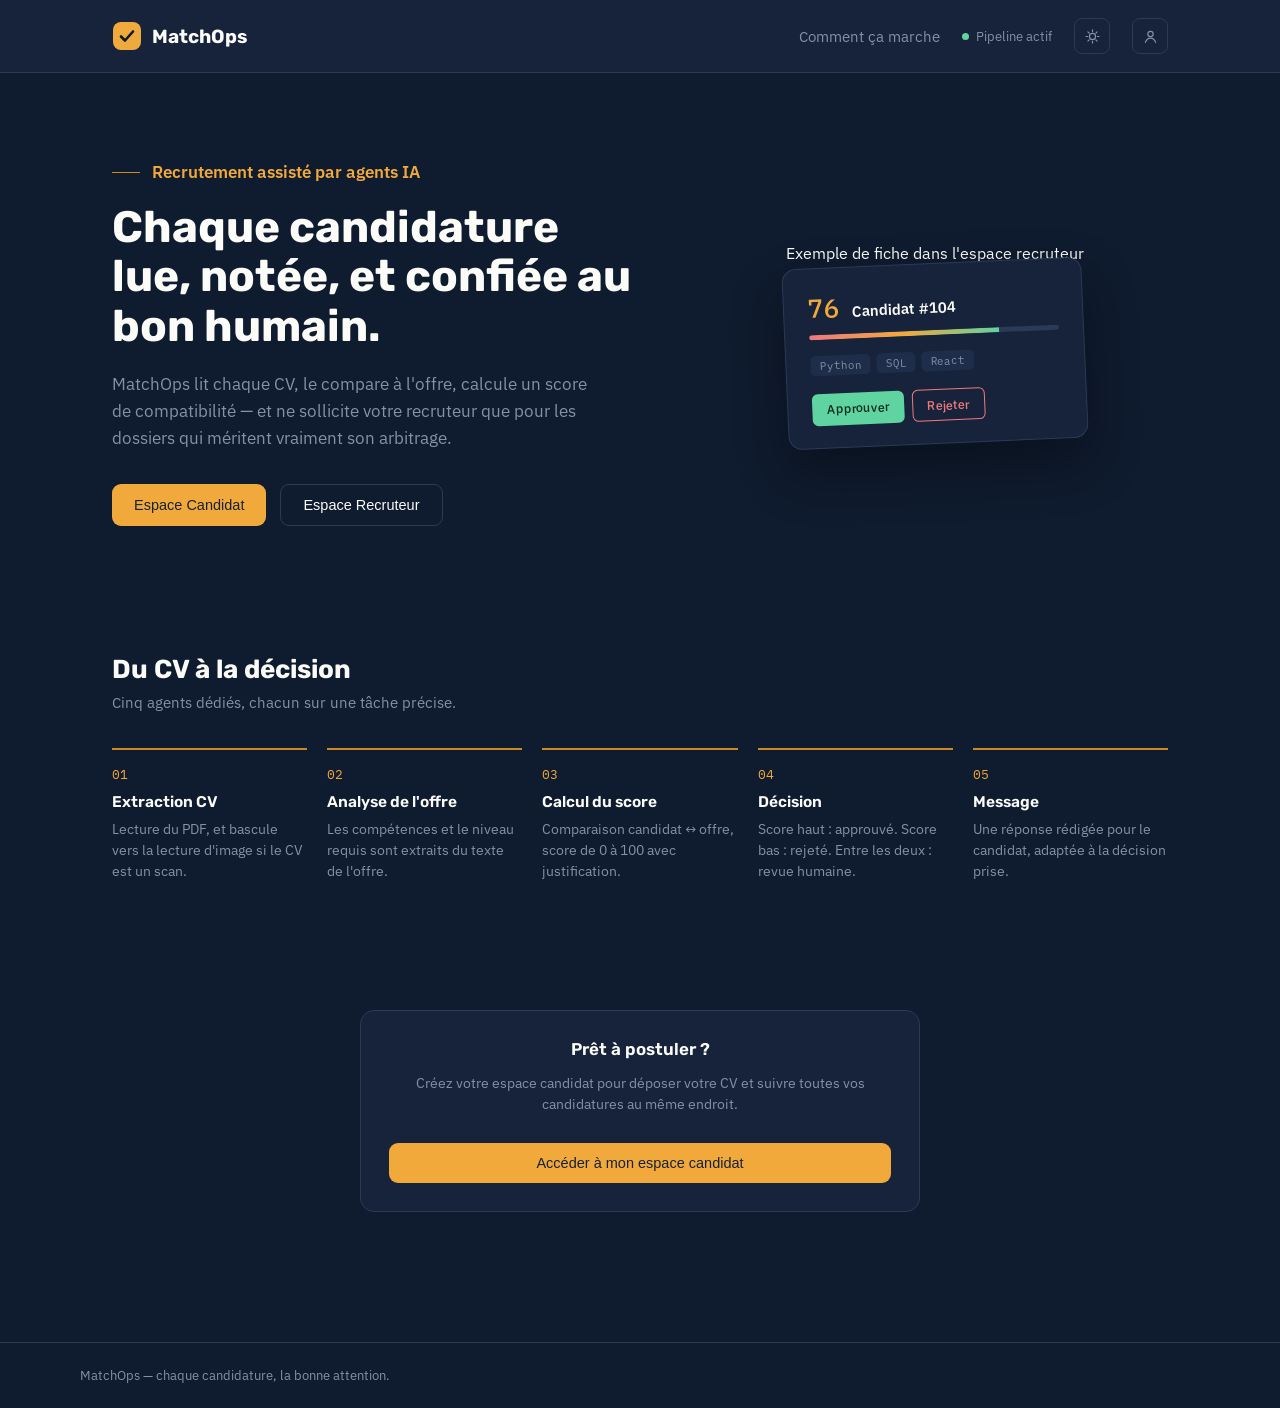
<file: dashboard/index.html>
<!doctype html>
<html lang="fr">
<head>
<meta charset="utf-8">
<meta name="viewport" content="width=device-width, initial-scale=1">
<title>MatchOps — recrutement assisté par agents IA</title>
<link rel="preconnect" href="https://fonts.googleapis.com">
<link href="https://fonts.googleapis.com/css2?family=Rubik:wght@500;700;800&family=IBM+Plex+Sans:wght@400;500;600&family=IBM+Plex+Mono:wght@400;500&display=swap" rel="stylesheet">
<link rel="stylesheet" href="styles.css">
</head>
<body>

<header>
  <div class="wrap hd-row">
    <a class="brand" href="index.html">
      <svg width="30" height="30" viewBox="0 0 30 30" fill="none">
        <defs><linearGradient id="gradMatch" x1="0" y1="0" x2="30" y2="30"><stop offset="0" stop-color="#F2A93B"/><stop offset="1" stop-color="#5FD3A0"/></linearGradient></defs>
        <rect x="1" y="1" width="28" height="28" rx="8" fill="url(#gradMatch)"/>
        <path d="M9 15.5L13 19.5L21 10.5" stroke="#0F1B2E" stroke-width="2.6" fill="none" stroke-linecap="round" stroke-linejoin="round"/>
      </svg>
      <span class="brand-name">MatchOps</span>
    </a>
    <nav>
      <a href="#how" class="nav-public-link">Comment ça marche</a>
      <span class="status-pill"><span class="status-dot"></span>Pipeline actif</span>
      <button class="icon-btn" id="themeToggle" type="button" aria-label="Changer de theme" title="Mode clair / sombre">
        <svg viewBox="0 0 20 20" width="17" height="17" fill="none"><path d="M10 2.3v2M10 15.7v2M2.3 10h2M15.7 10h2M4.6 4.6l1.4 1.4M14 14l1.4 1.4M4.6 15.4l1.4-1.4M14 6l1.4-1.4" stroke="currentColor" stroke-width="1.4" stroke-linecap="round"/><circle cx="10" cy="10" r="3.6" stroke="currentColor" stroke-width="1.4"/></svg>
      </button>
      <div style="position:relative;">
        <button class="icon-btn" id="profileBtn" type="button" aria-label="Compte" title="Compte" style="position:relative;">
          <svg viewBox="0 0 20 20" width="17" height="17" fill="none"><circle cx="10" cy="7" r="3.1" stroke="currentColor" stroke-width="1.4"/><path d="M4 17c1-3.3 3.8-5 6-5s5 1.7 6 5" stroke="currentColor" stroke-width="1.4" stroke-linecap="round"/></svg>
          <span id="profileDot" style="display:none; position:absolute; top:4px; right:4px; width:7px; height:7px; border-radius:50%; background:var(--safe); box-shadow:0 0 5px var(--safe);"></span>
        </button>
        <div id="profileDropdown" style="display:none; position:absolute; right:0; top:46px; min-width:220px; background:var(--surface); border:1px solid var(--line); border-radius:10px; padding:14px; z-index:50; box-shadow:0 10px 30px rgba(0,0,0,.35);">
          <div class="hint" style="margin-bottom:10px; word-break:break-all;">Connecté en tant que<br><strong id="recEmailLabel" style="color:var(--ink);"></strong></div>
          <a href="#" id="recLogout" class="hint" style="color:var(--accent); text-decoration:none; display:block;">Se déconnecter</a>
        </div>
      </div>
    </nav>
  </div>
</header>

<div id="landingShell">
  <section class="hero" style="border-top:none;">
    <div class="wrap hero-grid">
      <div>
        <div class="eyebrow-line"><span class="rule"></span>Recrutement assisté par agents IA</div>
        <h1>Chaque candidature lue, notée, et confiée au bon humain.</h1>
        <p class="lede">
          MatchOps lit chaque CV, le compare à l'offre, calcule un score de compatibilité — et ne sollicite
          votre recruteur que pour les dossiers qui méritent vraiment son arbitrage.
        </p>
        <div class="hero-cta">
          <button class="btn btn-primary" type="button" id="goCandidatSpace">Espace Candidat</button>
          <button class="btn btn-ghost" type="button" id="goRecruteurSpace">Espace Recruteur</button>
        </div>
      </div>
      <div class="mark-stage" style="flex-direction:column;">
        <div class="apercu-label">Exemple de fiche dans l'espace recruteur</div>
        <div class="apercu-carte">
          <div class="apercu-ligne"><span class="apercu-score">76</span><span class="apercu-nom">Candidat #104</span></div>
          <div class="apercu-barre"><span style="width:76%"></span></div>
          <div class="apercu-tags"><span>Python</span><span>SQL</span><span>React</span></div>
          <div class="apercu-actions"><span class="apercu-btn-ok">Approuver</span><span class="apercu-btn-no">Rejeter</span></div>
        </div>
      </div>
    </div>
  </section>

  <section id="how">
    <div class="wrap">
      <div class="sec-head">
        <h2>Du CV à la décision</h2>
        <p>Cinq agents dédiés, chacun sur une tâche précise.</p>
      </div>
      <div class="flow">
        <div class="flow-step"><div class="flow-num">01</div><h3>Extraction CV</h3><p>Lecture du PDF, et bascule vers la lecture d'image si le CV est un scan.</p></div>
        <div class="flow-step"><div class="flow-num">02</div><h3>Analyse de l'offre</h3><p>Les compétences et le niveau requis sont extraits du texte de l'offre.</p></div>
        <div class="flow-step"><div class="flow-num">03</div><h3>Calcul du score</h3><p>Comparaison candidat ↔ offre, score de 0 à 100 avec justification.</p></div>
        <div class="flow-step"><div class="flow-num">04</div><h3>Décision</h3><p>Score haut : approuvé. Score bas : rejeté. Entre les deux : revue humaine.</p></div>
        <div class="flow-step"><div class="flow-num">05</div><h3>Message</h3><p>Une réponse rédigée pour le candidat, adaptée à la décision prise.</p></div>
      </div>
    </div>
  </section>

  <section style="padding-bottom:90px;">
    <div class="wrap" style="text-align:center;">
      <div class="panel" style="max-width:560px; margin:0 auto;">
        <h3>Prêt à postuler ?</h3>
        <p class="hint">Créez votre espace candidat pour déposer votre CV et suivre toutes vos candidatures au même endroit.</p>
        <button class="btn btn-primary" type="button" id="goCandidatSpace2" style="width:100%; justify-content:center; margin-top:14px;">Accéder à mon espace candidat</button>
      </div>
    </div>
  </section>
</div>

<div class="login-shell" id="gateShell" style="display:none;">
  <div class="login-card">
    <button type="button" id="backToLanding" class="icon-btn" style="margin-bottom:18px;" aria-label="Retour" title="Retour">
      <svg viewBox="0 0 20 20" width="16" height="16" fill="none"><path d="M12.5 4.5L6 10l6.5 5.5" stroke="currentColor" stroke-width="1.6" stroke-linecap="round" stroke-linejoin="round"/></svg>
    </button>
    <div id="loginBox">
      <h3>Connexion</h3>
      <p class="hint">Connectez-vous à l'espace recruteur pour voir la file d'attente et arbitrer les décisions.</p>
      <form id="loginForm">
        <div class="field"><label>Email</label><input type="email" id="loginEmail" required></div>
        <div class="field"><label>Mot de passe</label><input type="password" id="loginPassword" required></div>
        <button class="btn btn-primary" type="submit" style="width:100%; justify-content:center;">Se connecter</button>
        <p id="loginFeedback" class="hint" style="margin-top:10px;"></p>
      </form>
      <p class="hint" style="margin-top:14px;">Pas encore de compte ? <a href="#" id="showSignup" style="color:var(--accent);">Créer un compte</a></p>
    </div>
    <div id="signupBox" style="display:none;">
      <h3>Créer un compte recruteur</h3>
      <form id="signupForm">
        <div class="field"><label>Email</label><input type="email" id="signupEmail" required></div>
        <div class="field"><label>Mot de passe (8 caractères min.)</label><input type="password" id="signupPassword" required minlength="8"></div>
        <button class="btn btn-primary" type="submit" style="width:100%; justify-content:center;">Créer mon compte</button>
        <p id="signupFeedback" class="hint" style="margin-top:10px;"></p>
      </form>
      <p class="hint" style="margin-top:14px;">Déjà un compte ? <a href="#" id="showLogin" style="color:var(--accent);">Se connecter</a></p>
    </div>
  </div>
</div>

<div class="login-shell" id="candidatGateShell" style="display:none;">
  <div class="login-card">
    <button type="button" id="backToLandingCandidat" class="icon-btn" style="margin-bottom:18px;" aria-label="Retour" title="Retour">
      <svg viewBox="0 0 20 20" width="16" height="16" fill="none"><path d="M12.5 4.5L6 10l6.5 5.5" stroke="currentColor" stroke-width="1.6" stroke-linecap="round" stroke-linejoin="round"/></svg>
    </button>
    <div id="candidatLoginBox">
      <h3>Connexion candidat</h3>
      <p class="hint">Connectez-vous pour suivre toutes vos candidatures automatiquement.</p>
      <form id="candidatLoginForm">
        <div class="field"><label>Email</label><input type="email" id="candidatLoginEmail" required></div>
        <div class="field"><label>Mot de passe</label><input type="password" id="candidatLoginPassword" required></div>
        <button class="btn btn-primary" type="submit" style="width:100%; justify-content:center;">Se connecter</button>
        <p id="candidatLoginFeedback" class="hint" style="margin-top:10px;"></p>
      </form>
      <p class="hint" style="margin-top:14px;">Pas encore de compte ? <a href="#" id="showCandidatSignup" style="color:var(--accent);">Créer un compte</a></p>
    </div>
    <div id="candidatSignupBox" style="display:none;">
      <h3>Créer un compte candidat</h3>
      <form id="candidatSignupForm">
        <div class="field"><label>Email</label><input type="email" id="candidatSignupEmail" required></div>
        <div class="field"><label>Mot de passe (8 caractères min.)</label><input type="password" id="candidatSignupPassword" required minlength="8"></div>
        <button class="btn btn-primary" type="submit" style="width:100%; justify-content:center;">Créer mon compte</button>
        <p id="candidatSignupFeedback" class="hint" style="margin-top:10px;"></p>
      </form>
      <p class="hint" style="margin-top:14px;">Déjà un compte ? <a href="#" id="showCandidatLogin" style="color:var(--accent);">Se connecter</a></p>
    </div>
  </div>
</div>

<main id="appMain" style="display:none;">
  <div class="wrap" style="padding-top:36px;">

    <div style="display:flex; gap:4px; border-bottom:1px solid var(--line); margin-bottom:32px;">
      <button class="onglet-app actif" data-vue="matching" style="background:none;border:none;color:var(--ink);font-size:14.5px;font-weight:500;padding:12px 16px;cursor:pointer;border-bottom:2px solid var(--accent);">Matching</button>
      <button class="onglet-app" data-vue="cicd" style="background:none;border:none;color:var(--muted);font-size:14.5px;font-weight:500;padding:12px 16px;cursor:pointer;border-bottom:2px solid transparent;">Pipeline CI/CD</button>
      <button class="onglet-app" data-vue="gouvernance" style="background:none;border:none;color:var(--muted);font-size:14.5px;font-weight:500;padding:12px 16px;cursor:pointer;border-bottom:2px solid transparent;">Gouvernance</button>
      <button class="onglet-app" data-vue="superviseur" style="background:none;border:none;color:var(--muted);font-size:14.5px;font-weight:500;padding:12px 16px;cursor:pointer;border-bottom:2px solid transparent;">Superviseur</button>
      <button class="onglet-app" data-vue="offres" style="background:none;border:none;color:var(--muted);font-size:14.5px;font-weight:500;padding:12px 16px;cursor:pointer;border-bottom:2px solid transparent;">Offres</button>
    </div>

    <div class="vue-app actif" id="vue-matching">
      <div class="kpi-row" style="grid-template-columns:1.4fr 1fr 1fr; margin-bottom:40px;" id="kpi"></div>
      <div class="sec-head"><h2 style="font-size:20px;">File d'attente — revue requise</h2></div>
      <div id="fileAttente" style="display:flex; flex-direction:column; gap:14px; margin-bottom:44px;"></div>
      <div class="sec-head"><h2 style="font-size:20px;">Historique</h2></div>
      <table style="width:100%; border-collapse:collapse; font-size:14px; margin-bottom:40px;">
        <thead><tr>
          <th style="text-align:left; color:var(--muted); font-size:12.5px; padding:0 14px 10px; border-bottom:1px solid var(--line);">Candidat</th>
          <th style="text-align:left; color:var(--muted); font-size:12.5px; padding:0 14px 10px; border-bottom:1px solid var(--line);">Offre</th>
          <th style="text-align:left; color:var(--muted); font-size:12.5px; padding:0 14px 10px; border-bottom:1px solid var(--line);">Score</th>
          <th style="text-align:left; color:var(--muted); font-size:12.5px; padding:0 14px 10px; border-bottom:1px solid var(--line);">Statut</th>
        </tr></thead>
        <tbody id="corpsHistorique"></tbody>
      </table>
      <div id="erreurMatching" style="color:var(--danger); font-size:13px;"></div>
    </div>

    <div class="vue-app" id="vue-cicd" style="display:none;">
      <div class="sec-head"><h2 style="font-size:20px;">Pipeline CI/CD — GitHub Actions</h2></div>
      <div id="cicdListe" style="display:flex; flex-direction:column; gap:12px;"></div>
    </div>

    <div class="vue-app" id="vue-gouvernance" style="display:none;">
      <div class="sec-head"><h2 style="font-size:20px;">Gouvernance — Agent Card</h2></div>
      <div id="agentCardContenu" class="panel" style="padding:28px 32px;"></div>
    </div>

    <div class="vue-app" id="vue-superviseur" style="display:none;">
      <div class="sec-head"><h2 style="font-size:20px;">Traces d'exécution — latence par agent</h2></div>
      <div id="tracesListe" style="display:flex; flex-direction:column; gap:16px; margin-bottom:40px;"></div>
      <div class="sec-head"><h2 style="font-size:20px;">Erreurs récentes (Dead Letter Queue)</h2></div>
      <div id="erreursListe" style="display:flex; flex-direction:column; gap:12px;"></div>
    </div>

    <div class="vue-app" id="vue-offres" style="display:none;">
      <div class="sec-head"><h2 style="font-size:20px;">Publier une offre</h2></div>
      <div class="panel" style="max-width:620px; margin-bottom:40px;">
        <form id="offreForm">
          <div class="field"><label>Titre du poste</label><input type="text" id="offreTitre" placeholder="ex: Développeur Web Junior" required></div>
          <div class="field"><label>Description / exigences</label><textarea id="offreDescription" placeholder="Missions, compétences requises..." required></textarea></div>
          <button class="btn btn-primary" type="submit" id="offreSubmit" style="width:100%; justify-content:center;">Publier l'offre</button>
          <p id="offreFeedback" class="hint" style="margin-top:10px;"></p>
        </form>
      </div>
      <div class="sec-head"><h2 style="font-size:20px;">Offres publiées</h2></div>
      <div id="listeOffresAdmin" style="display:flex; flex-direction:column; gap:14px; margin-bottom:44px;"></div>
    </div>

  </div>
</main>

<main id="candidatAppMain" style="display:none;">
  <div class="wrap" style="padding-top:36px;">

    <div style="display:flex; justify-content:space-between; align-items:center; margin-bottom:28px;">
      <div class="hint">Connecté en tant que <strong id="candidatEmailLabel" style="color:var(--ink);"></strong></div>
      <a href="#" id="candidatLogout" class="hint" style="color:var(--accent); text-decoration:none;">Se déconnecter</a>
    </div>

    <div class="sec-head"><h2 style="font-size:20px;">Déposer une nouvelle candidature</h2></div>
    <div class="panel" style="max-width:620px; margin-bottom:40px;">
      <form id="candidatSpaceForm">
        <div class="field">
          <label>CV (PDF)</label>
          <input type="file" id="candidatSpaceCvInput" accept=".pdf" style="display:none;">
          <div class="dropzone" id="candidatSpaceDropzone"><strong id="candidatSpaceDzLabel">Glissez votre CV</strong> ou cliquez pour en choisir un</div>
        </div>
        <div class="field">
          <label>Offre d'emploi</label>
          <select id="candidatSpaceOffreSelect" required style="width:100%; padding:10px 12px; border-radius:8px; border:1px solid var(--line); background:var(--surface); color:var(--ink); font-size:14px;">
            <option value="" disabled selected>Sélectionnez une offre...</option>
          </select>
          <p id="candidatSpaceOffreDesc" class="hint" style="margin-top:8px;"></p>
        </div>
        <button class="btn btn-primary" type="submit" id="candidatSpaceSubmit" style="width:100%; justify-content:center;">Envoyer ma candidature</button>
        <p id="candidatSpaceFeedback" class="hint" style="margin-top:12px;"></p>
      </form>
    </div>

    <div class="sec-head"><h2 style="font-size:20px;">Mes candidatures</h2></div>
    <div id="mesCandidatures" style="display:flex; flex-direction:column; gap:14px; margin-bottom:44px;"></div>

  </div>
</main>

<footer>
  <div class="wrap ft-row">
    <span>MatchOps — chaque candidature, la bonne attention.</span>
  </div>
</footer>

<script>
const API_BASE = window.location.protocol + '//' + window.location.hostname + ':8000';

(function(){
  var root = document.documentElement;
  var btn = document.getElementById('themeToggle');
  var KEY = 'matchops-theme';
  function apply(t){ if(t === 'light'){ root.setAttribute('data-theme','light'); } else { root.removeAttribute('data-theme'); } }
  var saved = null;
  try { saved = localStorage.getItem(KEY); } catch(e){}
  if(saved){ apply(saved); }
  btn.addEventListener('click', function(){
    var isLight = root.getAttribute('data-theme') === 'light';
    var next = isLight ? 'dark' : 'light';
    apply(next);
    try { localStorage.setItem(KEY, next); } catch(e){}
  });
})();

var landingShell = document.getElementById('landingShell');
var gateShell = document.getElementById('gateShell');
var appMain = document.getElementById('appMain');
var loginBox = document.getElementById('loginBox');
var signupBox = document.getElementById('signupBox');
var profileDot = document.getElementById('profileDot');
var profileDropdown = document.getElementById('profileDropdown');
var recEmailLabel = document.getElementById('recEmailLabel');
var connecte = false;

var candidatGateShell = document.getElementById('candidatGateShell');
var candidatAppMain = document.getElementById('candidatAppMain');
var candidatLoginBox = document.getElementById('candidatLoginBox');
var candidatSignupBox = document.getElementById('candidatSignupBox');
var candidatEmailLabel = document.getElementById('candidatEmailLabel');
var candidatConnecte = false;

function afficherLiensPublics(visible) {
  document.querySelectorAll('.nav-public-link').forEach(function(a){ a.style.display = visible ? '' : 'none'; });
}

function afficherApp(email) {
  landingShell.style.display = 'none';
  gateShell.style.display = 'none';
  appMain.style.display = 'block';
  profileDot.style.display = 'block';
  recEmailLabel.textContent = email;
  connecte = true;
  candidatGateShell.style.display = 'none';
  candidatAppMain.style.display = 'none';
  afficherLiensPublics(false);
  rafraichirMatching();
}
function afficherLanding() {
  landingShell.style.display = 'block';
  gateShell.style.display = 'none';
  appMain.style.display = 'none';
  profileDot.style.display = 'none';
  connecte = false;
  candidatGateShell.style.display = 'none';
  candidatAppMain.style.display = 'none';
  candidatConnecte = false;
  afficherLiensPublics(true);
}
function ouvrirGate() {
  landingShell.style.display = 'none';
  gateShell.style.display = 'flex';
  afficherLiensPublics(false);
}

function afficherCandidatApp(email) {
  landingShell.style.display = 'none';
  candidatGateShell.style.display = 'none';
  candidatAppMain.style.display = 'block';
  candidatEmailLabel.textContent = email;
  candidatConnecte = true;
  gateShell.style.display = 'none';
  appMain.style.display = 'none';
  profileDot.style.display = 'none';
  connecte = false;
  afficherLiensPublics(false);
  chargerOffresCandidat();
  chargerMesCandidatures();
}
function ouvrirCandidatGate() {
  landingShell.style.display = 'none';
  candidatGateShell.style.display = 'flex';
  afficherLiensPublics(false);
}

document.getElementById('goRecruteurSpace').addEventListener('click', ouvrirGate);
document.getElementById('backToLanding').addEventListener('click', function(){
  gateShell.style.display = 'none';
  landingShell.style.display = 'block';
  afficherLiensPublics(true);
});

document.getElementById('goCandidatSpace').addEventListener('click', ouvrirCandidatGate);
document.getElementById('goCandidatSpace2').addEventListener('click', ouvrirCandidatGate);
document.getElementById('backToLandingCandidat').addEventListener('click', function(){
  candidatGateShell.style.display = 'none';
  landingShell.style.display = 'block';
  afficherLiensPublics(true);
});
document.getElementById('showCandidatSignup').addEventListener('click', function(e){ e.preventDefault(); candidatLoginBox.style.display='none'; candidatSignupBox.style.display='block'; });
document.getElementById('showCandidatLogin').addEventListener('click', function(e){ e.preventDefault(); candidatSignupBox.style.display='none'; candidatLoginBox.style.display='block'; });

document.getElementById('candidatLoginForm').addEventListener('submit', function(e){
  e.preventDefault();
  var fd = new FormData();
  fd.append('email', document.getElementById('candidatLoginEmail').value);
  fd.append('mot_de_passe', document.getElementById('candidatLoginPassword').value);
  var fb = document.getElementById('candidatLoginFeedback');
  fb.textContent = 'Connexion...';
  fetch(API_BASE + '/auth/candidat/login', { method: 'POST', credentials: 'include', body: fd })
    .then(function(r){ return r.json().then(function(b){ if(!r.ok) throw new Error(b.detail || 'Erreur'); return b; }); })
    .then(function(b){ fb.textContent = ''; afficherCandidatApp(b.email); })
    .catch(function(err){ fb.textContent = 'Erreur : ' + err.message; });
});

document.getElementById('candidatSignupForm').addEventListener('submit', function(e){
  e.preventDefault();
  var email = document.getElementById('candidatSignupEmail').value;
  var pass = document.getElementById('candidatSignupPassword').value;
  var fb = document.getElementById('candidatSignupFeedback');
  fb.textContent = 'Création...';
  var fd = new FormData();
  fd.append('email', email); fd.append('mot_de_passe', pass);
  fetch(API_BASE + '/auth/candidat/signup', { method: 'POST', credentials: 'include', body: fd })
    .then(function(r){ return r.json().then(function(b){ if(!r.ok) throw new Error(b.detail || 'Erreur'); return b; }); })
    .then(function(){
      var fd2 = new FormData(); fd2.append('email', email); fd2.append('mot_de_passe', pass);
      return fetch(API_BASE + '/auth/candidat/login', { method: 'POST', credentials: 'include', body: fd2 });
    })
    .then(function(r){ return r.json(); })
    .then(function(b){ fb.textContent = ''; afficherCandidatApp(b.email); })
    .catch(function(err){ fb.textContent = 'Erreur : ' + err.message; });
});

document.getElementById('candidatLogout').addEventListener('click', function(e){
  e.preventDefault();
  fetch(API_BASE + '/auth/candidat/logout', { method: 'POST', credentials: 'include' }).then(afficherLanding);
});

function carteCandidature(d) {
  var libelles = { approuve_auto: 'Approuvée', rejete_auto: 'Non retenue', attente_humain: 'En attente de revue par un recruteur', approuve_humain: 'Approuvée', rejete_humain: 'Non retenue' };
  var couleurs = { approuve_auto: 'var(--safe)', approuve_humain: 'var(--safe)', rejete_auto: 'var(--danger)', rejete_humain: 'var(--danger)', attente_humain: 'var(--accent)' };
  var couleur = couleurs[d.statut] || 'var(--accent)';
  var rm = d.resultat_matching || {};
  var tags = (rm.competences_communes || []).map(function(c){
    return '<span style="display:inline-block;background:transparent;border:1px solid var(--line);color:var(--muted);font-size:12px;padding:3px 10px;border-radius:12px;margin:3px 6px 0 0;">'+c+'</span>';
  }).join('');
  var message = d.message_final
    ? '<div style="margin-top:14px;padding-top:14px;border-top:1px solid var(--line);"><p class="hint" style="margin-bottom:6px;">Message :</p><p style="font-size:14px;line-height:1.5;">'+d.message_final.replace(/\n/g,'<br>')+'</p></div>'
    : '<div style="margin-top:14px;padding-top:14px;border-top:1px solid var(--line);"><p class="hint">Votre dossier est en cours d’analyse, le message vous sera communiqué dès la décision.</p></div>';
  return '<div style="background:var(--surface);border-left:4px solid '+couleur+';border-radius:10px;padding:20px 24px;">' +
    '<div style="display:grid;grid-template-columns:70px 1fr;align-items:center;gap:20px;">' +
    '<div style="text-align:center;"><div style="font-family:\'IBM Plex Mono\',monospace;font-size:26px;color:'+couleur+';">' + d.score + '</div></div>' +
    '<div><div style="font-weight:600;font-size:16px;color:'+couleur+';">' + (libelles[d.statut] || d.statut) + '</div>' +
    '<div class="hint" style="margin-top:4px;">' + (d.offre_titre || d.offre_id) + '</div></div>' +
    '</div>' +
    (tags ? '<div style="margin-top:12px;">'+tags+'</div>' : '') +
    message +
    '</div>';
}

var offresDisponibles = {};

function chargerOffresCandidat() {
  var select = document.getElementById('candidatSpaceOffreSelect');
  return fetch(API_BASE + '/offres', { credentials: 'include' })
    .then(function(r){ return r.json(); })
    .then(function(offres){
      offresDisponibles = {};
      select.innerHTML = '<option value="" disabled selected>Sélectionnez une offre...</option>';
      offres.forEach(function(o){
        offresDisponibles[o._id] = o;
        var opt = document.createElement('option');
        opt.value = o._id;
        opt.textContent = o.titre;
        select.appendChild(opt);
      });
      if (!offres.length) {
        select.innerHTML = '<option value="" disabled selected>Aucune offre disponible pour le moment</option>';
      }
    });
}

document.getElementById('candidatSpaceOffreSelect').addEventListener('change', function(){
  var offre = offresDisponibles[this.value];
  document.getElementById('candidatSpaceOffreDesc').textContent = offre ? offre.description : '';
});

function chargerMesCandidatures() {
  return fetch(API_BASE + '/candidat/mes-candidatures', { credentials: 'include' })
    .then(function(r){ return r.json(); })
    .then(function(decisions){
      document.getElementById('mesCandidatures').innerHTML = decisions.length
        ? decisions.map(carteCandidature).join('')
        : '<div class="hint" style="padding:20px;background:var(--surface);border-radius:10px;text-align:center;">Aucune candidature pour le moment.</div>';
    });
}

var candidatSpaceDropzone = document.getElementById('candidatSpaceDropzone');
var candidatSpaceCvInput = document.getElementById('candidatSpaceCvInput');
var candidatSpaceDzLabel = document.getElementById('candidatSpaceDzLabel');
var candidatSpaceForm = document.getElementById('candidatSpaceForm');

candidatSpaceDropzone.addEventListener('click', function(){ candidatSpaceCvInput.click(); });
candidatSpaceCvInput.addEventListener('change', function(){
  candidatSpaceDzLabel.textContent = (candidatSpaceCvInput.files && candidatSpaceCvInput.files[0]) ? candidatSpaceCvInput.files[0].name : 'Glissez votre CV';
});

candidatSpaceForm.addEventListener('submit', function(e){
  e.preventDefault();
  var candidatSpaceFeedback = document.getElementById('candidatSpaceFeedback');
  var candidatSpaceSubmit = document.getElementById('candidatSpaceSubmit');
  if (!candidatSpaceCvInput.files || !candidatSpaceCvInput.files[0]) {
    candidatSpaceFeedback.textContent = 'Veuillez joindre votre CV (PDF).';
    return;
  }
  var fd = new FormData();
  fd.append('cv', candidatSpaceCvInput.files[0]);
  fd.append('offre_id', document.getElementById('candidatSpaceOffreSelect').value);

  candidatSpaceSubmit.disabled = true;
  candidatSpaceFeedback.textContent = 'Analyse en cours par nos agents IA...';

  fetch(API_BASE + '/match', { method: 'POST', credentials: 'include', body: fd })
    .then(function(r){ return r.json().then(function(b){ if(!r.ok) throw new Error(b.detail || 'Erreur'); return b; }); })
    .then(function(b){
      candidatSpaceFeedback.textContent = 'Candidature envoyée !';
      candidatSpaceForm.reset();
      candidatSpaceDzLabel.textContent = 'Glissez votre CV';
      document.getElementById('candidatSpaceOffreDesc').textContent = '';
      chargerMesCandidatures();
    })
    .catch(function(err){ candidatSpaceFeedback.textContent = 'Erreur : ' + err.message; })
    .finally(function(){ candidatSpaceSubmit.disabled = false; });
});

document.getElementById('profileBtn').addEventListener('click', function(e){
  e.stopPropagation();
  if (connecte) {
    profileDropdown.style.display = profileDropdown.style.display === 'block' ? 'none' : 'block';
  } else {
    ouvrirGate();
  }
});
document.addEventListener('click', function(e){
  if (profileDropdown.style.display === 'block' && !profileDropdown.contains(e.target) && e.target !== document.getElementById('profileBtn')) {
    profileDropdown.style.display = 'none';
  }
});

document.getElementById('showSignup').addEventListener('click', function(e){ e.preventDefault(); loginBox.style.display='none'; signupBox.style.display='block'; });
document.getElementById('showLogin').addEventListener('click', function(e){ e.preventDefault(); signupBox.style.display='none'; loginBox.style.display='block'; });

function verifierSession() {
  fetch(API_BASE + '/auth/recruteur/me', { credentials: 'include' })
    .then(function(r){ return r.ok ? r.json() : null; })
    .then(function(body){
      if (body && body.email) { afficherApp(body.email); return; }
      return fetch(API_BASE + '/auth/candidat/me', { credentials: 'include' })
        .then(function(r2){ return r2.ok ? r2.json() : null; })
        .then(function(body2){ if (body2 && body2.email) { afficherCandidatApp(body2.email); } else { afficherLanding(); } });
    })
    .catch(function(){ afficherLanding(); });
}

document.getElementById('loginForm').addEventListener('submit', function(e){
  e.preventDefault();
  var fd = new FormData();
  fd.append('email', document.getElementById('loginEmail').value);
  fd.append('mot_de_passe', document.getElementById('loginPassword').value);
  var fb = document.getElementById('loginFeedback');
  fb.textContent = 'Connexion...';
  fetch(API_BASE + '/auth/recruteur/login', { method: 'POST', credentials: 'include', body: fd })
    .then(function(r){ return r.json().then(function(b){ if(!r.ok) throw new Error(b.detail || 'Erreur'); return b; }); })
    .then(function(b){ fb.textContent = ''; afficherApp(b.email); })
    .catch(function(err){ fb.textContent = 'Erreur : ' + err.message; });
});

document.getElementById('signupForm').addEventListener('submit', function(e){
  e.preventDefault();
  var email = document.getElementById('signupEmail').value;
  var pass = document.getElementById('signupPassword').value;
  var fb = document.getElementById('signupFeedback');
  fb.textContent = 'Création...';
  var fd = new FormData();
  fd.append('email', email); fd.append('mot_de_passe', pass);
  fetch(API_BASE + '/auth/recruteur/signup', { method: 'POST', credentials: 'include', body: fd })
    .then(function(r){ return r.json().then(function(b){ if(!r.ok) throw new Error(b.detail || 'Erreur'); return b; }); })
    .then(function(){
      var fd2 = new FormData(); fd2.append('email', email); fd2.append('mot_de_passe', pass);
      return fetch(API_BASE + '/auth/recruteur/login', { method: 'POST', credentials: 'include', body: fd2 });
    })
    .then(function(r){ return r.json(); })
    .then(function(b){ fb.textContent = ''; afficherApp(b.email); })
    .catch(function(err){ fb.textContent = 'Erreur : ' + err.message; });
});

document.getElementById('recLogout').addEventListener('click', function(e){
  e.preventDefault();
  fetch(API_BASE + '/auth/recruteur/logout', { method: 'POST', credentials: 'include' }).then(afficherLanding);
});

document.querySelectorAll('.onglet-app').forEach(function(btn){
  btn.addEventListener('click', function(){
    document.querySelectorAll('.onglet-app').forEach(function(b){ b.style.color = 'var(--muted)'; b.style.borderBottomColor = 'transparent'; });
    document.querySelectorAll('.vue-app').forEach(function(v){ v.style.display = 'none'; });
    btn.style.color = 'var(--ink)'; btn.style.borderBottomColor = 'var(--accent)';
    document.getElementById('vue-' + btn.dataset.vue).style.display = 'block';
    if (btn.dataset.vue === 'superviseur') { chargerTraces(); chargerErreurs(); }
    if (btn.dataset.vue === 'cicd') { chargerCICD(); }
    if (btn.dataset.vue === 'gouvernance') { chargerGouvernance(); }
    if (btn.dataset.vue === 'offres') { chargerOffresAdmin(); }
  });
});

function carteOffreAdmin(o) {
  return '<div style="display:flex;justify-content:space-between;align-items:flex-start;gap:16px;background:var(--surface);border-radius:10px;padding:18px 24px;">' +
    '<div><div style="font-weight:600;font-size:15.5px;margin-bottom:6px;">' + o.titre + '</div>' +
    '<div class="hint">' + o.description.replace(/\n/g,'<br>') + '</div></div>' +
    '<button type="button" class="btn-supprimer-offre" data-id="' + o._id + '" style="background:none;border:1px solid var(--danger);color:var(--danger);border-radius:6px;padding:6px 12px;cursor:pointer;font-size:13px;white-space:nowrap;">Supprimer</button>' +
    '</div>';
}

function chargerOffresAdmin() {
  return fetch(API_BASE + '/offres', { credentials: 'include' })
    .then(function(r){ return r.json(); })
    .then(function(offres){
      var zone = document.getElementById('listeOffresAdmin');
      zone.innerHTML = offres.length
        ? offres.map(carteOffreAdmin).join('')
        : '<div class="hint" style="padding:20px;background:var(--surface);border-radius:10px;text-align:center;">Aucune offre publiée pour le moment.</div>';
      zone.querySelectorAll('.btn-supprimer-offre').forEach(function(btn){
        btn.addEventListener('click', function(){
          fetch(API_BASE + '/offres/' + btn.dataset.id, { method: 'DELETE', credentials: 'include' })
            .then(function(){ chargerOffresAdmin(); });
        });
      });
    });
}

document.getElementById('offreForm').addEventListener('submit', function(e){
  e.preventDefault();
  var fb = document.getElementById('offreFeedback');
  var submitBtn = document.getElementById('offreSubmit');
  var fd = new FormData();
  fd.append('titre', document.getElementById('offreTitre').value);
  fd.append('description', document.getElementById('offreDescription').value);
  submitBtn.disabled = true;
  fb.textContent = 'Publication...';
  fetch(API_BASE + '/offres', { method: 'POST', credentials: 'include', body: fd })
    .then(function(r){ return r.json().then(function(b){ if(!r.ok) throw new Error(b.detail || 'Erreur'); return b; }); })
    .then(function(){
      fb.textContent = 'Offre publiée !';
      document.getElementById('offreForm').reset();
      chargerOffresAdmin();
    })
    .catch(function(err){ fb.textContent = 'Erreur : ' + err.message; })
    .finally(function(){ submitBtn.disabled = false; });
});

function carteTrace(run) {
  var etapes = (run.trace || []).map(function(e){
    var couleur = e.statut === 'ok' ? 'var(--safe)' : 'var(--danger)';
    return '<div style="display:flex;flex-direction:column;align-items:center;gap:6px;flex:1;">' +
      '<div style="width:10px;height:10px;border-radius:50%;background:' + couleur + ';"></div>' +
      '<div style="font-family:\'IBM Plex Mono\',monospace;font-size:12px;text-align:center;">' + e.agent + '</div>' +
      '<div style="font-size:11.5px;color:var(--muted);">' + e.duree_ms + ' ms</div>' +
      '</div>';
  }).join('<div style="flex:0 0 24px;border-top:2px dashed var(--line);align-self:center;margin-top:5px;"></div>');

  var dureeTotal = (run.trace || []).reduce(function(s, e){ return s + (e.duree_ms || 0); }, 0);

  return '<div style="background:var(--surface);border-radius:10px;padding:20px 24px;">' +
    '<div style="display:flex;justify-content:space-between;align-items:center;margin-bottom:6px;">' +
    '<div><span style="font-weight:600;">' + (run.candidat_nom || run.candidat_id) + '</span><span style="color:var(--muted);margin:0 8px;">&rarr;</span><span>' + (run.offre_titre || run.offre_id) + '</span></div>' +
    '<div style="display:flex;gap:16px;align-items:center;"><span style="font-family:\'IBM Plex Mono\',monospace;color:var(--accent);">score ' + run.score + '</span>' +
    '<span style="font-size:11.5px;color:var(--muted);">' + dureeTotal.toFixed(0) + ' ms total</span></div></div>' +
    (run.correlation_id ? '<div class="hint" style="font-family:\'IBM Plex Mono\',monospace;font-size:11px;margin-bottom:14px;">correlation_id: ' + run.correlation_id + '</div>' : '') +
    (run.trace ? '<div style="display:flex;align-items:flex-start;">' + etapes + '</div>' : '<div class="hint">Pas de trace enregistree pour ce run.</div>') +
    '</div>';
}

function chargerTraces() {
  return fetch(API_BASE + '/supervision/traces', { credentials: 'include' }).then(verifierReponseAuth).then(function(runs){
    document.getElementById('tracesListe').innerHTML = runs.length
      ? runs.map(carteTrace).join('')
      : '<div class="hint" style="padding:20px;background:var(--surface);border-radius:10px;text-align:center;">Aucun run enregistre.</div>';
  });
}

function carteErreur(e) {
  var payload = e.payload || {};
  var agent = payload.agent ? (' · agent <b>' + payload.agent + '</b>') : '';
  var duree = payload.duree_ms ? (' · ' + payload.duree_ms + ' ms') : '';
  var messageErreur = payload.erreur || '';
  var horodatage = e.timestamp ? new Date(e.timestamp).toLocaleString('fr-FR') : '';
  return '<div style="background:var(--surface);border-left:4px solid var(--danger);border-radius:10px;padding:16px 20px;">' +
    '<div style="display:flex;justify-content:space-between;align-items:flex-start;gap:12px;">' +
    '<div>' +
    '<div style="font-weight:600;color:var(--danger);">' + (e.reason || 'erreur') + '</div>' +
    (payload.correlation_id ? '<div class="hint" style="font-family:\'IBM Plex Mono\',monospace;font-size:11px;margin-top:4px;">correlation_id: ' + payload.correlation_id + '</div>' : '') +
    '<div class="hint" style="margin-top:4px;">' + agent + duree + '</div>' +
    (messageErreur ? '<div style="font-size:13px;margin-top:8px;color:var(--text);">' + String(messageErreur).slice(0, 300) + '</div>' : '') +
    '</div>' +
    '<div class="hint" style="font-size:11.5px;white-space:nowrap;">' + horodatage + '</div>' +
    '</div></div>';
}

function chargerErreurs() {
  return fetch(API_BASE + '/supervision/erreurs', { credentials: 'include' }).then(verifierReponseAuth).then(function(erreurs){
    document.getElementById('erreursListe').innerHTML = erreurs.length
      ? erreurs.map(carteErreur).join('')
      : '<div class="hint" style="padding:20px;background:var(--surface);border-radius:10px;text-align:center;">Aucune erreur enregistree — pipeline stable.</div>';
  });
}

/* ---- Jour 22/23 : Pipeline CI/CD (GitHub Actions) + Gouvernance (Agent Card) ---- */
var GITHUB_REPO = 'ayoubabdelmoughit/matchops-capstone';

function carteRunCICD(run) {
  var statut = run.status === 'completed' ? run.conclusion : run.status;
  var couleur = statut === 'success' ? 'var(--safe)' : (statut === 'in_progress' || statut === 'queued' ? 'var(--accent)' : 'var(--danger)');
  var libelles = { success: 'Reussi', failure: 'Echoue', in_progress: 'En cours', queued: 'En attente', cancelled: 'Annule' };
  var duree = '';
  if (run.run_started_at && run.updated_at && run.status === 'completed') {
    var s = Math.round((new Date(run.updated_at) - new Date(run.run_started_at)) / 1000);
    duree = s + 's';
  }
  var date = run.created_at ? new Date(run.created_at).toLocaleString('fr-FR') : '';
  return '<a href="' + run.html_url + '" target="_blank" style="text-decoration:none;color:inherit;">' +
    '<div style="background:var(--surface);border-left:4px solid ' + couleur + ';border-radius:10px;padding:16px 20px;">' +
    '<div style="display:flex;justify-content:space-between;align-items:center;">' +
    '<div><span style="font-weight:600;color:' + couleur + ';">' + (libelles[statut] || statut) + '</span>' +
    '<span style="color:var(--muted);margin:0 8px;">&middot;</span>' +
    '<span style="font-family:\'IBM Plex Mono\',monospace;font-size:12.5px;">' + (run.head_sha || '').slice(0,7) + '</span></div>' +
    '<span class="hint" style="font-size:11.5px;">' + duree + '</span></div>' +
    '<div class="hint" style="margin-top:6px;font-size:13px;">' + (run.display_title || run.name || '') + '</div>' +
    '<div class="hint" style="margin-top:2px;font-size:11.5px;">' + date + '</div>' +
    '</div></a>';
}

function chargerCICD() {
  var conteneur = document.getElementById('cicdListe');
  conteneur.innerHTML = '<div class="hint" style="padding:20px;">Chargement depuis GitHub Actions...</div>';
  return fetch('https://api.github.com/repos/' + GITHUB_REPO + '/actions/runs?per_page=8')
    .then(function(r){ return r.json(); })
    .then(function(data){
      var runs = data.workflow_runs || [];
      conteneur.innerHTML = runs.length
        ? runs.map(carteRunCICD).join('')
        : '<div class="hint" style="padding:20px;background:var(--surface);border-radius:10px;text-align:center;">Aucun run trouve.</div>';
    })
    .catch(function(){
      conteneur.innerHTML = '<div class="hint" style="padding:20px;background:var(--surface);border-radius:10px;text-align:center;">Impossible de contacter l\'API GitHub (limite de requetes ou hors-ligne). <a href="https://github.com/' + GITHUB_REPO + '/actions" target="_blank">Voir sur GitHub</a></div>';
    });
}

function rendreMarkdownSimple(md) {
  var lignes = md.split('\n');
  var html = '';
  var dansListe = false;
  var dansTable = false;
  var premiereLigneTable = false;
  lignes.forEach(function(ligne){
    var l = ligne.trim();
    if (l.startsWith('|')) {
      if (!dansTable) { html += '<table style="width:100%;border-collapse:collapse;margin:10px 0;font-size:13.5px;">'; dansTable = true; premiereLigneTable = true; }
      if (/^\|[\s-:|]+\|$/.test(l)) { return; } // separateur de table ---|---
      var cellules = l.split('|').slice(1, -1).map(function(c){ return formaterInline(c.trim()); });
      var balise = premiereLigneTable ? 'th' : 'td';
      html += '<tr>' + cellules.map(function(c){ return '<' + balise + ' style="border:1px solid var(--line);padding:6px 10px;text-align:left;">' + c + '</' + balise + '>'; }).join('') + '</tr>';
      premiereLigneTable = false;
      return;
    } else if (dansTable) { html += '</table>'; dansTable = false; }

    if (l.startsWith('## ')) { html += '<h3 style="margin-top:24px;">' + l.slice(3) + '</h3>'; return; }
    else if (l.startsWith('# ')) { html += '<h2>' + l.slice(2) + '</h2>'; return; }
    else if (l.startsWith('- ')) {
      if (!dansListe) { html += '<ul style="margin:8px 0;padding-left:20px;">'; dansListe = true; }
      html += '<li style="margin:4px 0;">' + formaterInline(l.slice(2)) + '</li>';
      return;
    } else if (dansListe) { html += '</ul>'; dansListe = false; }

    if (l === '') { return; }
    if (l.startsWith('```')) { return; }
    html += '<p style="margin:8px 0;line-height:1.6;">' + formaterInline(l) + '</p>';
  });
  if (dansListe) html += '</ul>';
  if (dansTable) html += '</table>';
  return html;
}
function formaterInline(texte) {
  return texte
    .replace(/\*\*(.+?)\*\*/g, '<b>$1</b>')
    .replace(/`(.+?)`/g, '<code style="background:var(--surface);padding:1px 5px;border-radius:4px;font-size:12.5px;">$1</code>')
    .replace(/\[(.+?)\]\((.+?)\)/g, function(m, texteLien, url){
      // Les liens relatifs du markdown (./RUNBOOK.md) sont resolus vers le
      // depot GitHub (dossier docs/) plutot que vers le serveur local.
      var cible = /^https?:\/\//.test(url) ? url : 'https://github.com/' + GITHUB_REPO + '/blob/main/docs/' + url.replace(/^\.\//, '');
      return '<a href="' + cible + '" target="_blank" style="color:var(--accent);">' + texteLien + '</a>';
    });
}

function chargerGouvernance() {
  var conteneur = document.getElementById('agentCardContenu');
  conteneur.innerHTML = '<div class="hint">Chargement depuis GitHub (docs/AGENT_CARD.md)...</div>';
  return fetch('https://raw.githubusercontent.com/' + GITHUB_REPO + '/main/docs/AGENT_CARD.md')
    .then(function(r){ if (!r.ok) throw new Error('404'); return r.text(); })
    .then(function(md){ conteneur.innerHTML = rendreMarkdownSimple(md); })
    .catch(function(){
      conteneur.innerHTML = '<div class="hint">Impossible de charger l\'Agent Card depuis GitHub. <a href="https://github.com/' + GITHUB_REPO + '/blob/main/docs/AGENT_CARD.md" target="_blank">Voir sur GitHub</a></div>';
    });
}

/* ---- Matching data (espace recruteur) ---- */
function carteDecision(d) {
  var m = d.resultat_matching || {};
  var communes = (m.competences_communes || []).map(function(c){ return '<span style="font-family:\'IBM Plex Mono\',monospace;font-size:11.5px;padding:3px 9px;border-radius:5px;background:#16342680;color:var(--safe);margin-right:4px;">'+c+'</span>'; }).join('');
  var manquantes = (m.competences_manquantes || []).map(function(c){ return '<span style="font-family:\'IBM Plex Mono\',monospace;font-size:11.5px;padding:3px 9px;border-radius:5px;background:#3A181A;color:var(--danger);margin-right:4px;">'+c+'</span>'; }).join('');
  return '<div style="display:grid;grid-template-columns:90px 1fr auto;align-items:center;gap:24px;background:var(--surface);border-left:4px solid var(--accent);border-radius:10px;padding:18px 24px;">' +
    '<div style="text-align:center;"><div style="font-family:\'IBM Plex Mono\',monospace;font-size:26px;">'+d.score+'</div>' +
    '<div style="width:70px;height:5px;border-radius:3px;background:var(--line);margin:6px auto 0;position:relative;overflow:hidden;"><span style="position:absolute;left:0;top:0;height:100%;width:'+d.score+'%;background:linear-gradient(90deg,var(--danger),var(--accent),var(--safe));"></span></div></div>' +
    '<div><a href="candidat.html?id='+d._id+'" style="font-weight:600;font-size:16px;color:var(--ink);text-decoration:none;">'+(d.candidat_nom || d.candidat_id)+'</a><span style="color:var(--muted);margin:0 8px;">→</span><span>'+(d.offre_titre || d.offre_id)+'</span>' +
    '<div style="margin-top:8px;">'+communes+manquantes+'</div></div>' +
    '<div style="display:flex;gap:10px;"><button onclick="agir(\''+d._id+'\',\'valider\')" style="background:var(--safe);color:#0B2A1E;border:none;border-radius:7px;padding:9px 16px;font-size:13.5px;font-weight:500;cursor:pointer;">Approuver</button>' +
    '<button onclick="agir(\''+d._id+'\',\'rejeter\')" style="background:transparent;color:var(--danger);border:1px solid var(--danger);border-radius:7px;padding:9px 16px;font-size:13.5px;font-weight:500;cursor:pointer;">Rejeter</button></div></div>';
}

function verifierReponseAuth(r) {
  if (r.status === 401) {
    afficherLanding();
    document.getElementById('erreurMatching') && (document.getElementById('erreurMatching').innerText = '');
    throw new Error('Session expirée, reconnectez-vous.');
  }
  return r.json();
}

function chargerKpi() {
  return fetch(API_BASE + '/metrics', { credentials: 'include' }).then(verifierReponseAuth).then(function(d){
    document.getElementById('kpi').innerHTML =
      '<div class="kpi-card" style="border-color:var(--accent-dim);"><div class="kpi-val" style="color:var(--accent);">'+d.attente_humain+'</div><div class="kpi-label">En attente de revue</div></div>' +
      '<div class="kpi-card"><div class="kpi-val">'+d.approuve_auto+'</div><div class="kpi-label">Approuvés auto</div></div>' +
      '<div class="kpi-card"><div class="kpi-val">'+d.rejete_auto+'</div><div class="kpi-label">Rejetés auto</div></div>';
  });
}

function chargerDecisions() {
  return fetch(API_BASE + '/decisions', { credentials: 'include' }).then(verifierReponseAuth).then(function(decisions){
    var enAttente = decisions.filter(function(d){ return d.statut === 'attente_humain'; });
    var traitees = decisions.filter(function(d){ return d.statut !== 'attente_humain'; });
    document.getElementById('fileAttente').innerHTML = enAttente.length
      ? enAttente.map(carteDecision).join('')
      : '<div class="hint" style="padding:20px;background:var(--surface);border-radius:10px;text-align:center;">Aucune décision en attente.</div>';
    document.getElementById('corpsHistorique').innerHTML = traitees.map(function(d){
      return '<tr><td style="padding:12px 14px;border-bottom:1px solid var(--line);font-family:\'IBM Plex Mono\',monospace;color:var(--muted);font-size:13px;">'+(d.candidat_nom || d.candidat_id)+'</td>' +
        '<td style="padding:12px 14px;border-bottom:1px solid var(--line);font-family:\'IBM Plex Mono\',monospace;color:var(--muted);font-size:13px;">'+(d.offre_titre || d.offre_id)+'</td>' +
        '<td style="padding:12px 14px;border-bottom:1px solid var(--line);">'+d.score+'</td>' +
        '<td style="padding:12px 14px;border-bottom:1px solid var(--line);"><span style="font-size:11.5px;padding:3px 10px;border-radius:12px;font-weight:500;">'+d.statut+'</span></td></tr>';
    }).join('');
  });
}

function agir(id, action) {
  fetch(API_BASE + '/decisions/' + id + '/' + action, { method: 'POST', credentials: 'include' })
    .then(function(r){ if(!r.ok) throw new Error('Erreur serveur'); return rafraichirMatching(); })
    .catch(function(e){ document.getElementById('erreurMatching').innerText = 'Erreur : ' + e.message; });
}

function rafraichirMatching() {
  if (!connecte) return;
  Promise.all([chargerKpi(), chargerDecisions()])
    .then(function(){ document.getElementById('erreurMatching').innerText = ''; })
    .catch(function(e){ document.getElementById('erreurMatching').innerText = 'Impossible de contacter l\'API (' + e.message + ')'; });
}
setInterval(rafraichirMatching, 5000);

verifierSession();
</script>

</body>
</html>
</file>
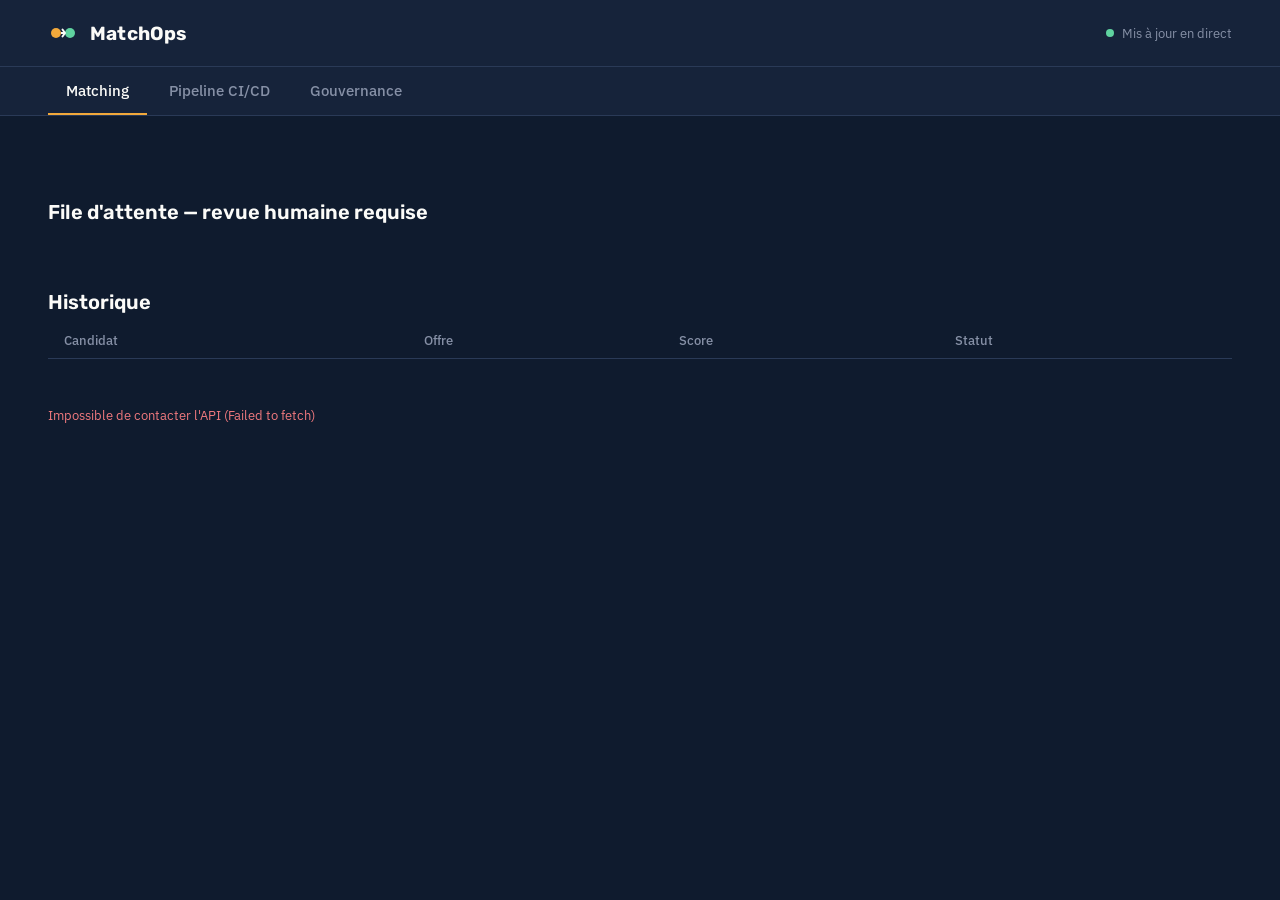
<file: dashboard/dashboard.html>
<!DOCTYPE html>
<html lang="fr">
<head>
<meta charset="UTF-8">
<meta name="viewport" content="width=device-width, initial-scale=1">
<title>MatchOps — Centre de décision</title>
<link rel="preconnect" href="https://fonts.googleapis.com">
<link href="https://fonts.googleapis.com/css2?family=Rubik:wght@500;700;800&family=IBM+Plex+Sans:wght@400;500;600&family=IBM+Plex+Mono:wght@400;500&display=swap" rel="stylesheet">
<style>
  :root {
    --bg: #0F1B2E;
    --surface: #16233A;
    --surface-raised: #1D2D4A;
    --cream: #F2EFE7;
    --amber: #F2A93B;
    --amber-dim: #C98A1F;
    --green: #5FD3A0;
    --red: #F0797E;
    --text: #FBFBF8;
    --muted: #8690A6;
    --border: #2A3A57;
  }
  * { box-sizing: border-box; }
  body {
    margin: 0;
    background: var(--bg);
    color: var(--text);
    font-family: 'IBM Plex Sans', sans-serif;
  }

  /* ---- Barre superieure ---- */
  .barre-haut {
    display: flex;
    align-items: center;
    justify-content: space-between;
    padding: 18px 48px;
    border-bottom: 1px solid var(--border);
    background: var(--surface);
  }
  .marque { display: flex; align-items: center; gap: 12px; }
  .marque .nom {
    font-family: 'Rubik', sans-serif;
    font-weight: 700;
    font-size: 19px;
    letter-spacing: 0.2px;
  }
  .pastille-live {
    display: inline-flex;
    align-items: center;
    gap: 8px;
    font-size: 13px;
    color: var(--muted);
  }
  .point-vert {
    width: 8px; height: 8px; border-radius: 50%;
    background: var(--green);
    animation: pulse 2s infinite;
  }
  @keyframes pulse { 0%,100% { opacity: 1; } 50% { opacity: .35; } }

  /* ---- Onglets ---- */
  .onglets {
    display: flex;
    gap: 4px;
    padding: 0 48px;
    background: var(--surface);
    border-bottom: 1px solid var(--border);
  }
  .onglet {
    background: none;
    border: none;
    color: var(--muted);
    font-family: 'IBM Plex Sans', sans-serif;
    font-size: 14.5px;
    font-weight: 500;
    padding: 14px 18px 13px;
    cursor: pointer;
    border-bottom: 2px solid transparent;
  }
  .onglet.actif { color: var(--text); border-bottom-color: var(--amber); }
  .onglet:hover:not(.actif) { color: var(--cream); }

  .contenu { padding: 40px 48px 80px; }
  .vue { display: none; }
  .vue.actif { display: block; }

  /* ---- KPI ---- */
  .bandeau-kpi {
    display: grid;
    grid-template-columns: 1.4fr 1fr 1fr;
    gap: 20px;
    margin-bottom: 44px;
  }
  .kpi {
    background: var(--surface);
    border: 1px solid var(--border);
    border-radius: 14px;
    padding: 22px 26px;
  }
  .kpi.accent { border-color: var(--amber-dim); background: linear-gradient(135deg, var(--surface), #241B0E); }
  .kpi .chiffre {
    font-family: 'Rubik', sans-serif;
    font-size: 42px;
    font-weight: 700;
    line-height: 1;
  }
  .kpi.accent .chiffre { color: var(--amber); }
  .kpi .intitule { color: var(--muted); font-size: 14px; margin-top: 6px; }

  h2 {
    font-family: 'Rubik', sans-serif;
    font-size: 20px;
    font-weight: 600;
    margin: 0 0 18px;
  }
  .section { margin-bottom: 48px; }

  .file-attente { display: flex; flex-direction: column; gap: 14px; }
  .carte-decision {
    display: grid;
    grid-template-columns: 90px 1fr auto;
    align-items: center;
    gap: 24px;
    background: var(--surface);
    border-left: 4px solid var(--amber);
    border-radius: 10px;
    padding: 18px 24px;
  }
  .jauge { text-align: center; }
  .jauge .valeur {
    font-family: 'IBM Plex Mono', monospace;
    font-size: 26px;
    font-weight: 500;
  }
  .jauge .barre {
    width: 70px; height: 5px; border-radius: 3px;
    background: var(--border);
    margin: 6px auto 0;
    position: relative;
    overflow: hidden;
  }
  .jauge .barre span {
    position: absolute; left: 0; top: 0; height: 100%;
    background: linear-gradient(90deg, var(--red), var(--amber), var(--green));
  }
  .infos .nom { font-weight: 600; font-size: 16px; }
  .infos .fleche { color: var(--muted); margin: 0 8px; }
  .infos .poste { color: var(--text); }
  .competences { margin-top: 8px; display: flex; gap: 6px; flex-wrap: wrap; }
  .tag {
    font-family: 'IBM Plex Mono', monospace;
    font-size: 11.5px;
    padding: 3px 9px;
    border-radius: 5px;
  }
  .tag.ok { background: #16342680; color: var(--green); }
  .tag.manque { background: #3A181A; color: var(--red); }

  .actions { display: flex; gap: 10px; }
  .actions button {
    border: none;
    border-radius: 7px;
    padding: 9px 16px;
    font-family: 'IBM Plex Sans', sans-serif;
    font-size: 13.5px;
    font-weight: 500;
    cursor: pointer;
    transition: opacity .15s ease;
  }
  .actions button:hover { opacity: .85; }
  .btn-approuver { background: var(--green); color: #0B2A1E; }
  .btn-rejeter { background: transparent; color: var(--red); border: 1px solid var(--red) !important; }

  .vide {
    color: var(--muted);
    font-size: 14px;
    padding: 20px;
    background: var(--surface);
    border-radius: 10px;
    text-align: center;
  }

  table { width: 100%; border-collapse: collapse; font-size: 14px; }
  thead th {
    text-align: left;
    color: var(--muted);
    font-weight: 500;
    font-size: 12.5px;
    padding: 0 16px 10px;
    border-bottom: 1px solid var(--border);
  }
  tbody td { padding: 12px 16px; border-bottom: 1px solid var(--border); }
  tbody tr:last-child td { border-bottom: none; }
  .badge { font-size: 11.5px; padding: 3px 10px; border-radius: 12px; font-weight: 500; }
  .badge.approuve_auto, .badge.approuve_humain { background: #16342680; color: var(--green); }
  .badge.rejete_auto, .badge.rejete_humain { background: #3A181A; color: var(--red); }
  .badge.attente_humain { background: #3A2A0E; color: var(--amber); }
  .mono { font-family: 'IBM Plex Mono', monospace; color: var(--muted); font-size: 13px; }

  /* ---- Etats vides (CI/CD, Gouvernance) ---- */
  .etat-vide {
    border: 1px dashed var(--border);
    border-radius: 14px;
    padding: 56px 40px;
    text-align: center;
  }
  .etat-vide .titre { font-family: 'Rubik', sans-serif; font-size: 18px; font-weight: 600; margin-bottom: 8px; }
  .etat-vide .texte { color: var(--muted); font-size: 14.5px; max-width: 440px; margin: 0 auto; line-height: 1.6; }

  #erreur { color: var(--red); font-size: 13px; margin-top: 16px; }
</style>
</head>
<body>

<div class="barre-haut">
  <div class="marque">
    <svg width="30" height="30" viewBox="0 0 30 30" fill="none">
      <circle cx="8" cy="15" r="5" fill="#F2A93B"/>
      <circle cx="22" cy="15" r="5" fill="#5FD3A0"/>
      <path d="M13 15 L17 15" stroke="#FBFBF8" stroke-width="2"/>
      <path d="M14.5 11.5 L17 15 L14.5 18.5" stroke="#FBFBF8" stroke-width="2" fill="none" stroke-linecap="round" stroke-linejoin="round"/>
    </svg>
    <span class="nom">MatchOps</span>
  </div>
  <span class="pastille-live"><span class="point-vert"></span>Mis à jour en direct</span>
</div>

<div class="onglets">
  <button class="onglet actif" onclick="afficherOnglet('matching')">Matching</button>
  <button class="onglet" onclick="afficherOnglet('cicd')">Pipeline CI/CD</button>
  <button class="onglet" onclick="afficherOnglet('gouvernance')">Gouvernance</button>
</div>

<div class="contenu">

  <div class="vue actif" id="vue-matching">
    <div class="bandeau-kpi" id="kpi"></div>
    <div class="section">
      <h2>File d'attente — revue humaine requise</h2>
      <div class="file-attente" id="fileAttente"></div>
    </div>
    <div class="section">
      <h2>Historique</h2>
      <table>
        <thead><tr><th>Candidat</th><th>Offre</th><th>Score</th><th>Statut</th></tr></thead>
        <tbody id="corpsHistorique"></tbody>
      </table>
    </div>
    <div id="erreur"></div>
  </div>

  <div class="vue" id="vue-cicd">
    <div class="etat-vide">
      <div class="titre">Pas encore connecté</div>
      <div class="texte">Cet onglet affichera l'état des runs GitHub Actions (tests, build) dès que le dépôt sera créé et le pipeline configuré — prochaine étape.</div>
    </div>
  </div>

  <div class="vue" id="vue-gouvernance">
    <div class="etat-vide">
      <div class="titre">Pas encore connecté</div>
      <div class="texte">Cet onglet affichera l'Agent Card, les versions SemVer, et le bouton de rollback relié au Runbook d'incident — une fois le dépôt Git et le workflow de rollback en place.</div>
    </div>
  </div>

</div>

<script>
const API_BASE = "http://localhost:8020";

function afficherOnglet(nom) {
  document.querySelectorAll(".vue").forEach(v => v.classList.remove("actif"));
  document.querySelectorAll(".onglet").forEach(o => o.classList.remove("actif"));
  document.getElementById("vue-" + nom).classList.add("actif");
  event.target.classList.add("actif");
}

function carteDecision(d) {
  const matching = d.resultat_matching || {};
  const communes = (matching.competences_communes || []).map(c => `<span class="tag ok">${c}</span>`).join("");
  const manquantes = (matching.competences_manquantes || []).map(c => `<span class="tag manque">${c}</span>`).join("");
  return `
    <div class="carte-decision">
      <div class="jauge">
        <div class="valeur">${d.score}</div>
        <div class="barre"><span style="width:${d.score}%"></span></div>
      </div>
      <div class="infos">
        <span class="nom">${d.candidat_id}</span><span class="fleche">→</span><span class="poste">${d.offre_id}</span>
        <div class="competences">${communes}${manquantes}</div>
      </div>
      <div class="actions">
        <button class="btn-approuver" onclick="agir('${d._id}','valider')">Approuver</button>
        <button class="btn-rejeter" onclick="agir('${d._id}','rejeter')">Rejeter</button>
      </div>
    </div>
  `;
}

async function chargerKpi() {
  const r = await fetch(API_BASE + "/metrics");
  const data = await r.json();
  document.getElementById("kpi").innerHTML = `
    <div class="kpi accent">
      <div class="chiffre">${data.attente_humain}</div>
      <div class="intitule">En attente de revue humaine</div>
    </div>
    <div class="kpi">
      <div class="chiffre">${data.approuve_auto}</div>
      <div class="intitule">Approuvés automatiquement</div>
    </div>
    <div class="kpi">
      <div class="chiffre">${data.rejete_auto}</div>
      <div class="intitule">Rejetés automatiquement</div>
    </div>
  `;
}

async function chargerDecisions() {
  const r = await fetch(API_BASE + "/decisions");
  const decisions = await r.json();

  const enAttente = decisions.filter(d => d.statut === "attente_humain");
  const traitees = decisions.filter(d => d.statut !== "attente_humain");

  const zoneAttente = document.getElementById("fileAttente");
  zoneAttente.innerHTML = enAttente.length
    ? enAttente.map(carteDecision).join("")
    : `<div class="vide">Aucune décision en attente — tout est à jour.</div>`;

  document.getElementById("corpsHistorique").innerHTML = traitees.map(d => `
    <tr>
      <td class="mono">${d.candidat_id}</td>
      <td class="mono">${d.offre_id}</td>
      <td>${d.score}</td>
      <td><span class="badge ${d.statut}">${d.statut}</span></td>
    </tr>
  `).join("");
}

async function agir(decisionId, action) {
  try {
    const r = await fetch(`${API_BASE}/decisions/${decisionId}/${action}`, { method: "POST" });
    if (!r.ok) throw new Error("réponse serveur invalide");
    await rafraichir();
  } catch (e) {
    document.getElementById("erreur").innerText = "Action impossible : " + e.message;
  }
}

async function rafraichir() {
  try {
    await chargerKpi();
    await chargerDecisions();
    document.getElementById("erreur").innerText = "";
  } catch (e) {
    document.getElementById("erreur").innerText = "Impossible de contacter l'API (" + e.message + ")";
  }
}

rafraichir();
setInterval(rafraichir, 5000);
</script>

</body>
</html>
</file>
<file: dashboard/styles.css>
:root {
  --bg: #0F1B2E;
  --surface: #16233A;
  --surface-raised: #1D2D4A;
  --line: #2A3A57;
  --ink: #FBFBF8;
  --muted: #8690A6;
  --accent: #F2A93B;
  --accent-dim: #C98A1F;
  --safe: #5FD3A0;
  --danger: #F0797E;
}
:root[data-theme="light"] {
  --bg: #FBFBF8;
  --surface: #FFFFFF;
  --surface-raised: #F2EFE7;
  --line: #E3E0D6;
  --ink: #152238;
  --muted: #5B6172;
  --accent: #C98A1F;
  --accent-dim: #A8761A;
  --safe: #1E8A5F;
  --danger: #C23B3B;
}

* { box-sizing: border-box; }
html, body { margin: 0; padding: 0; }
body {
  background: var(--bg);
  color: var(--ink);
  font-family: 'IBM Plex Sans', sans-serif;
  transition: background .2s ease, color .2s ease;
}

.wrap { max-width: 1120px; margin: 0 auto; padding: 0 32px; }

/* ---- Header ---- */
header { border-bottom: 1px solid var(--line); background: var(--surface); }
.hd-row { display: flex; align-items: center; justify-content: space-between; height: 72px; }
.brand { display: flex; align-items: center; gap: 10px; text-decoration: none; color: var(--ink); }
.brand-name { font-family: 'Rubik', sans-serif; font-weight: 700; font-size: 19px; }
nav { display: flex; align-items: center; gap: 22px; }
nav a { color: var(--muted); text-decoration: none; font-size: 14.5px; }
nav a:hover { color: var(--ink); }
.status-pill { display: inline-flex; align-items: center; gap: 7px; font-size: 13px; color: var(--muted); }
.status-dot { width: 7px; height: 7px; border-radius: 50%; background: var(--safe); animation: pulse 2s infinite; }
@keyframes pulse { 0%,100% { opacity: 1; } 50% { opacity: .35; } }
.icon-btn { background: none; border: 1px solid var(--line); border-radius: 8px; width: 36px; height: 36px; display: inline-flex; align-items: center; justify-content: center; color: var(--muted); cursor: pointer; }
.icon-btn:hover { color: var(--ink); border-color: var(--accent-dim); }

/* ---- Hero ---- */
.hero { padding: 88px 0 64px; }
.hero-grid { display: grid; grid-template-columns: 1.15fr 1fr; gap: 56px; align-items: center; }
.eyebrow-line { display: flex; align-items: center; gap: 12px; color: var(--accent); font-size: 17px; font-weight: 600; margin-bottom: 20px; }
.eyebrow-line .rule { width: 28px; height: 1px; background: var(--accent-dim); }
h1 { font-family: 'Rubik', sans-serif; font-size: 44px; font-weight: 700; line-height: 1.12; margin: 0 0 20px; }
h1 .accent { color: var(--accent); }
.lede { color: var(--muted); font-size: 16.5px; line-height: 1.65; max-width: 480px; margin: 0 0 32px; }
.hero-cta { display: flex; gap: 14px; }
.mark-stage { position: relative; display: flex; align-items: center; justify-content: center; height: 260px; }
.mark-ring { position: absolute; width: 220px; height: 220px; border: 1px solid var(--line); border-radius: 50%; }

/* ---- Apercu produit (hero) ---- */
.apercu-carte {
  width: 300px;
  background: var(--surface);
  border: 1px solid var(--line);
  border-radius: 14px;
  padding: 22px 24px;
  transform: rotate(-2.5deg);
  box-shadow: 0 24px 50px rgba(0,0,0,.35);
}
.apercu-ligne { display: flex; align-items: baseline; gap: 12px; margin-bottom: 10px; }
.apercu-score { font-family: 'IBM Plex Mono', monospace; font-size: 26px; font-weight: 500; color: var(--accent); }
.apercu-nom { font-weight: 600; font-size: 15px; }
.apercu-barre { width: 100%; height: 5px; border-radius: 3px; background: var(--line); margin-bottom: 16px; position: relative; overflow: hidden; }
.apercu-barre span { position: absolute; left:0; top:0; height:100%; background: linear-gradient(90deg, var(--danger), var(--accent), var(--safe)); }
.apercu-tags { display: flex; gap: 6px; margin-bottom: 18px; }
.apercu-tags span { font-family: 'IBM Plex Mono', monospace; font-size: 11px; padding: 3px 9px; border-radius: 5px; background: var(--surface-raised); color: var(--muted); }
.apercu-actions { display: flex; gap: 8px; }
.apercu-btn-ok, .apercu-btn-no { font-size: 12.5px; font-weight: 500; padding: 7px 14px; border-radius: 6px; }
.apercu-btn-ok { background: var(--safe); color: #0B2A1E; }
.apercu-btn-no { background: transparent; color: var(--danger); border: 1px solid var(--danger); }

/* ---- Buttons / fields ---- */
.btn { display: inline-flex; align-items: center; gap: 8px; padding: 12px 22px; border-radius: 9px; font-size: 14.5px; font-weight: 500; text-decoration: none; cursor: pointer; border: none; }
.btn-primary { background: var(--accent); color: #152238; }
.btn-primary:hover { background: var(--accent-dim); }
.btn-ghost { background: transparent; color: var(--ink); border: 1px solid var(--line); }
.btn-ghost:hover { border-color: var(--accent-dim); }
.field { margin-bottom: 16px; }
.field label { display: block; font-size: 13px; color: var(--muted); margin-bottom: 6px; }
.field input, .field textarea { width: 100%; background: var(--surface-raised); border: 1px solid var(--line); border-radius: 8px; padding: 11px 13px; color: var(--ink); font-family: 'IBM Plex Sans', sans-serif; font-size: 14.5px; }
.field textarea { min-height: 90px; resize: vertical; }
.field input:focus, .field textarea:focus { outline: none; border-color: var(--accent-dim); }
.hint { color: var(--muted); font-size: 13.5px; line-height: 1.6; }

/* ---- Sections / panels ---- */
section { padding: 64px 0; }
.sec-head { margin-bottom: 36px; }
.sec-head h2 { font-family: 'Rubik', sans-serif; font-size: 26px; font-weight: 700; margin: 0 0 8px; }
.sec-head p { color: var(--muted); font-size: 15px; margin: 0; }
.panel { background: var(--surface); border: 1px solid var(--line); border-radius: 14px; padding: 28px; }
.panel h3 { font-family: 'Rubik', sans-serif; font-size: 17px; font-weight: 600; margin: 0 0 6px; }
.two-col { display: grid; grid-template-columns: 1fr 1fr; gap: 24px; }

/* ---- Flow steps (comment ca marche) ---- */
.flow { display: grid; grid-template-columns: repeat(5, 1fr); gap: 20px; }
.flow-step { border-top: 2px solid var(--accent-dim); padding-top: 16px; }
.flow-num { font-family: 'IBM Plex Mono', monospace; color: var(--accent); font-size: 13px; margin-bottom: 10px; }
.flow-step h3 { font-family: 'Rubik', sans-serif; font-size: 15.5px; font-weight: 600; margin: 0 0 8px; }
.flow-step p { color: var(--muted); font-size: 13.5px; line-height: 1.55; margin: 0; }

/* ---- Login / gate ---- */
.login-shell { min-height: calc(100vh - 72px); display: flex; align-items: center; justify-content: center; padding: 40px 20px; }
.login-card { width: 100%; max-width: 380px; background: var(--surface); border: 1px solid var(--line); border-radius: 16px; padding: 32px; }
.login-card h3 { font-family: 'Rubik', sans-serif; font-size: 19px; margin: 0 0 6px; }

/* ---- Dropzone ---- */
.dropzone { border: 1px dashed var(--line); border-radius: 10px; padding: 26px; text-align: center; color: var(--muted); font-size: 14px; cursor: pointer; }
.dropzone.is-dragover { border-color: var(--accent); color: var(--ink); }
.dropzone strong { color: var(--ink); }

/* ---- Status / severity badges ---- */
.sev { display: inline-flex; align-items: center; gap: 8px; font-family: 'IBM Plex Mono', monospace; font-size: 15px; }
.sev-dot { width: 8px; height: 8px; border-radius: 50%; }
.sev-critical .sev-dot, .sev-critical { color: var(--danger); } .sev-critical .sev-dot { background: var(--danger); }
.sev-moderate .sev-dot, .sev-moderate { color: var(--accent); } .sev-moderate .sev-dot { background: var(--accent); }
.sev-low .sev-dot, .sev-low { color: var(--safe); } .sev-low .sev-dot { background: var(--safe); }

/* ---- KPI ---- */
.kpi-row { display: grid; gap: 16px; }
.kpi-card { background: var(--surface); border: 1px solid var(--line); border-radius: 12px; padding: 20px 22px; }
.kpi-label { color: var(--muted); font-size: 13px; margin-bottom: 6px; }
.kpi-val { font-family: 'Rubik', sans-serif; font-size: 30px; font-weight: 700; }

/* ---- Agent trace ---- */
.agent-trace { list-style: none; margin: 0; padding: 0; display: flex; flex-direction: column; gap: 14px; }
.agent-trace li { display: flex; gap: 12px; }
.at-dot { width: 9px; height: 9px; border-radius: 50%; background: var(--safe); margin-top: 6px; flex-shrink: 0; }
.at-name { font-weight: 600; font-size: 14.5px; }
.at-note { color: var(--muted); font-size: 13.5px; }

/* ---- Footer ---- */
footer { border-top: 1px solid var(--line); margin-top: 40px; }
.ft-row { display: flex; justify-content: space-between; padding: 24px 0; color: var(--muted); font-size: 13px; }

@media (max-width: 860px) {
  .hero-grid, .two-col { grid-template-columns: 1fr; }
  .flow { grid-template-columns: repeat(2, 1fr); }
  h1 { font-size: 32px; }
}
</file>
